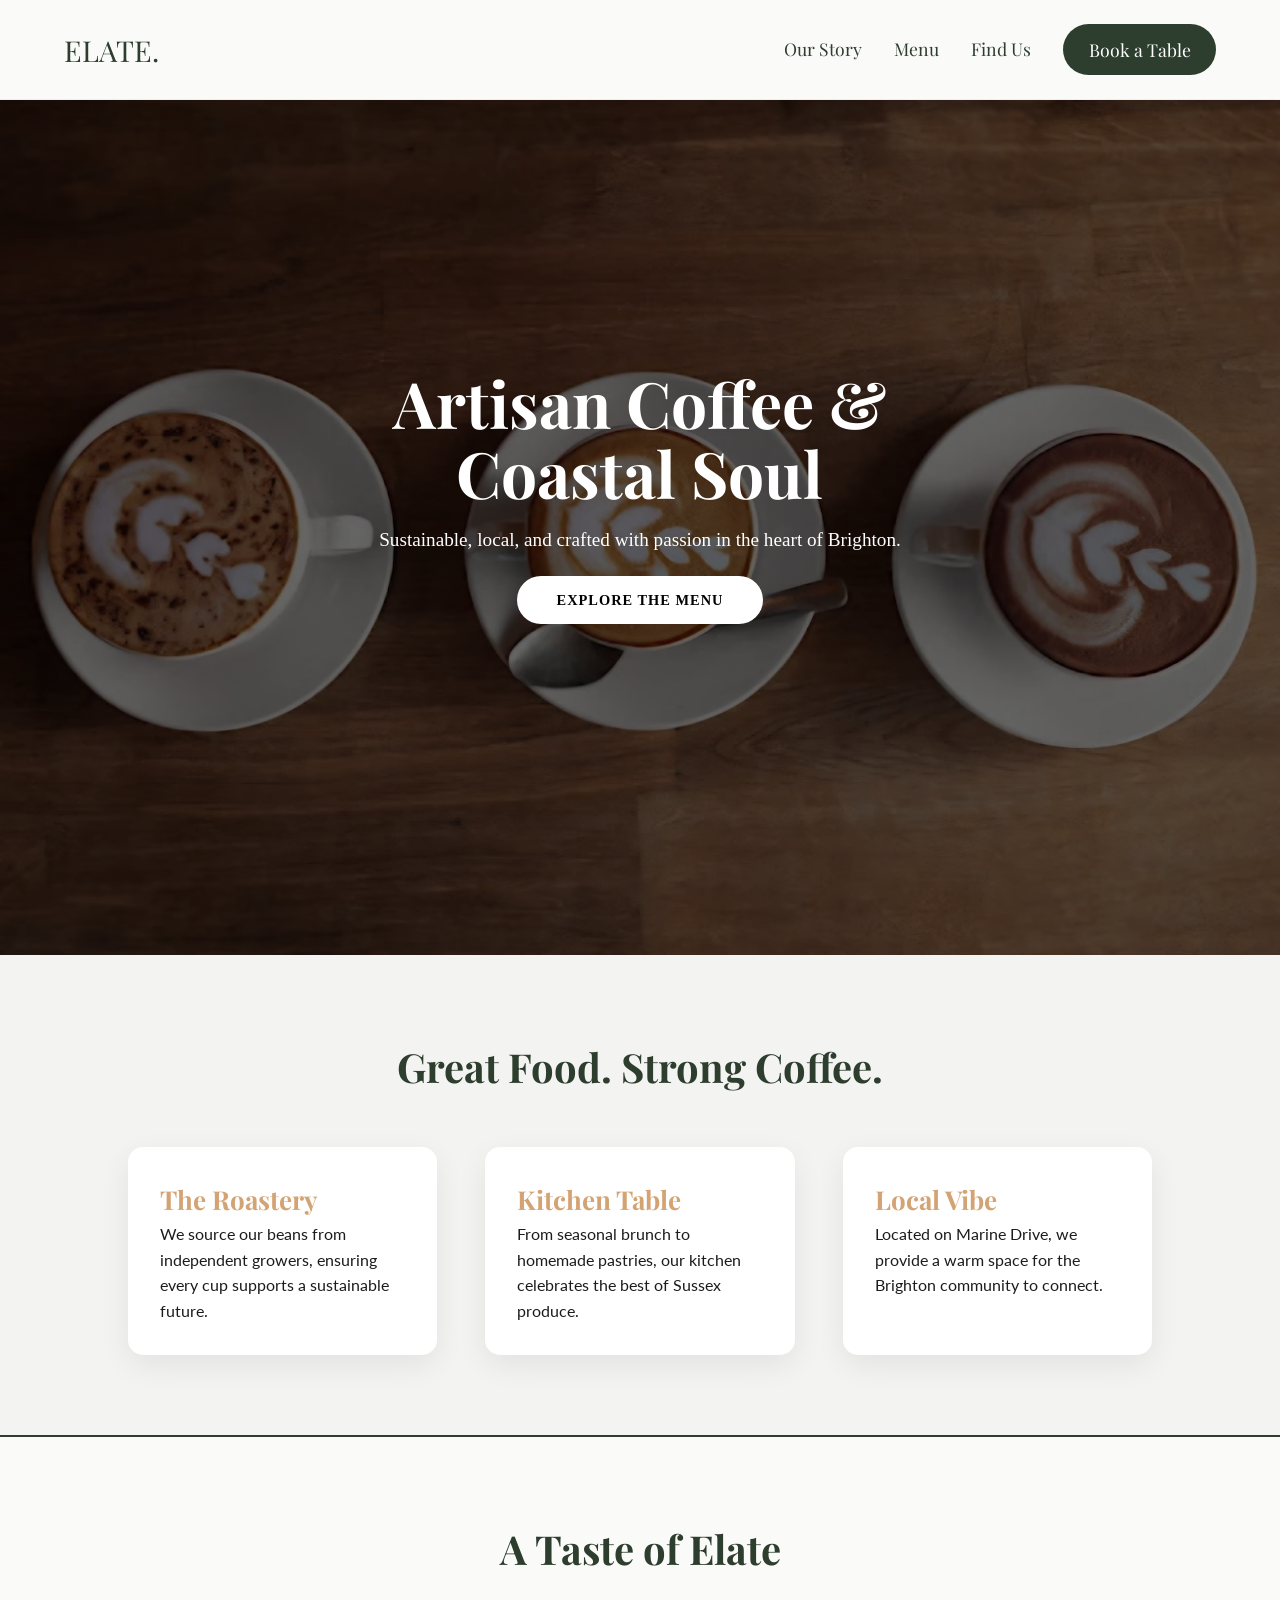
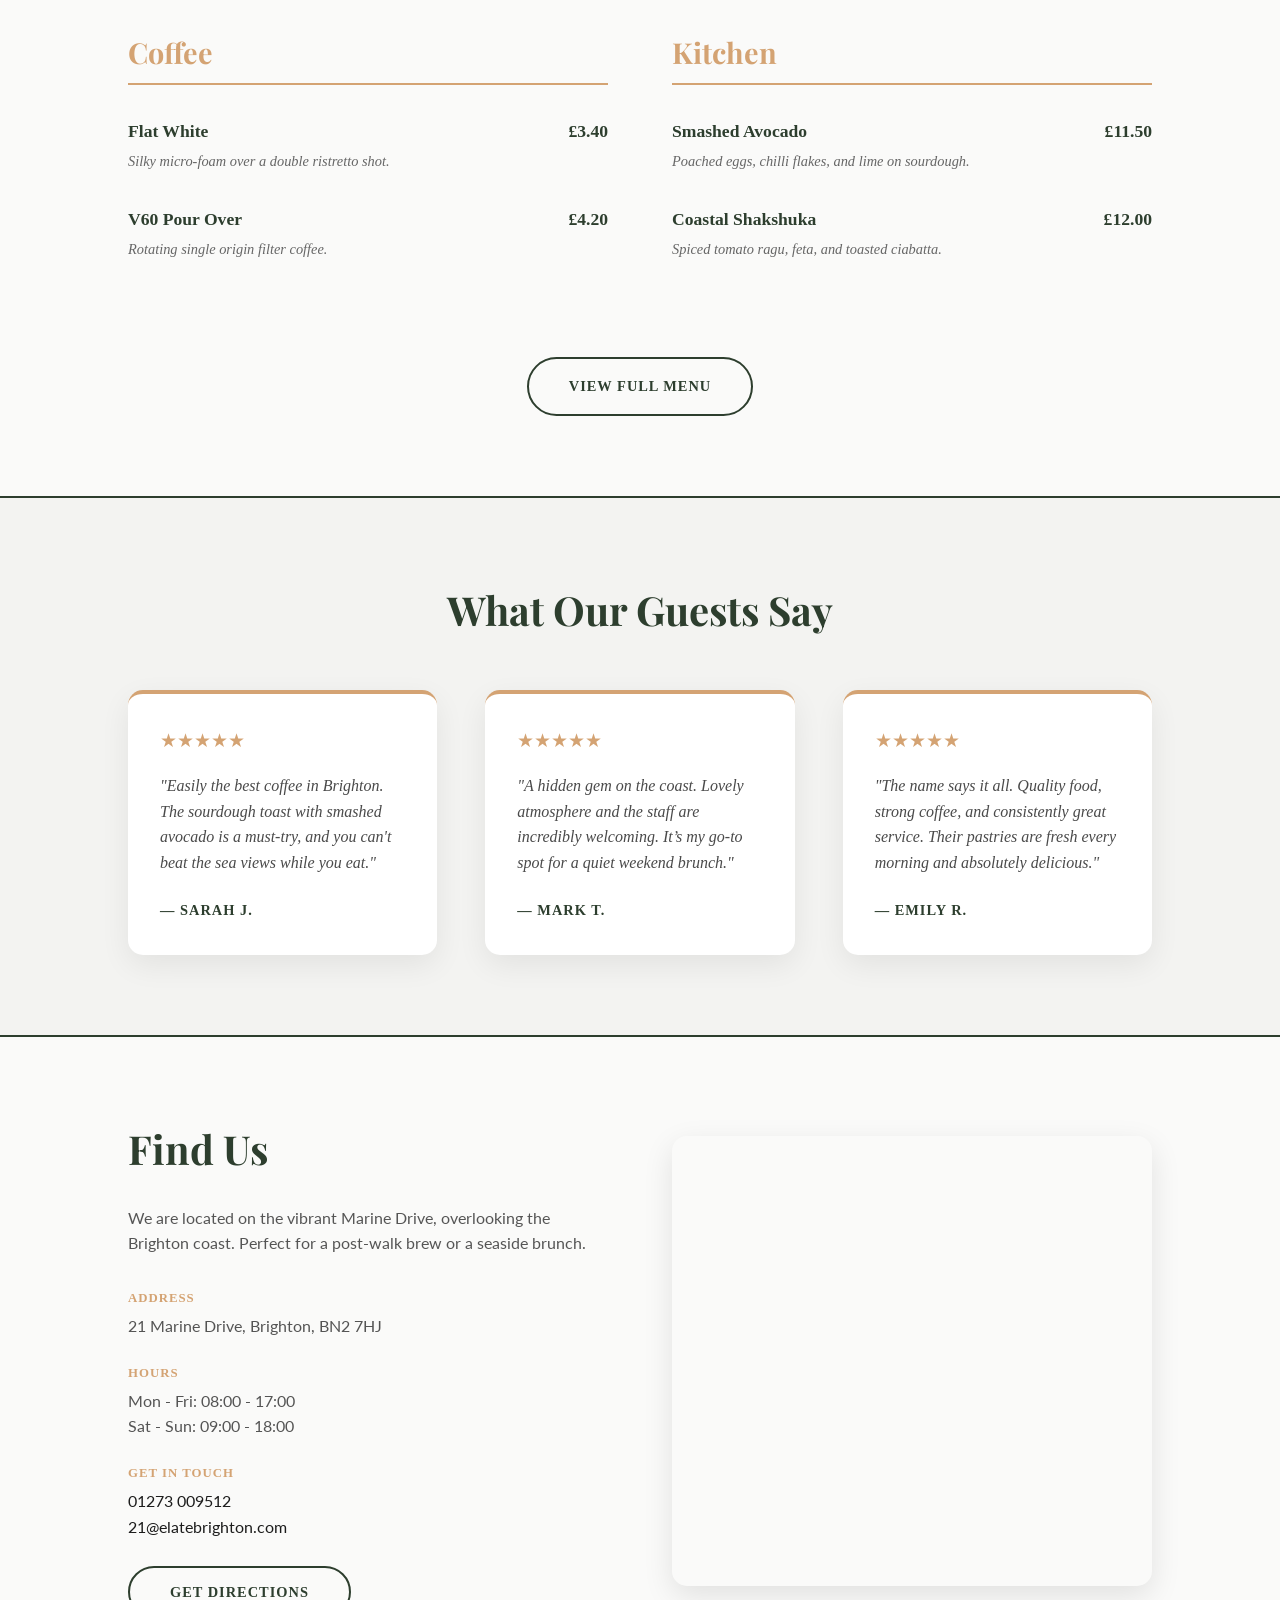
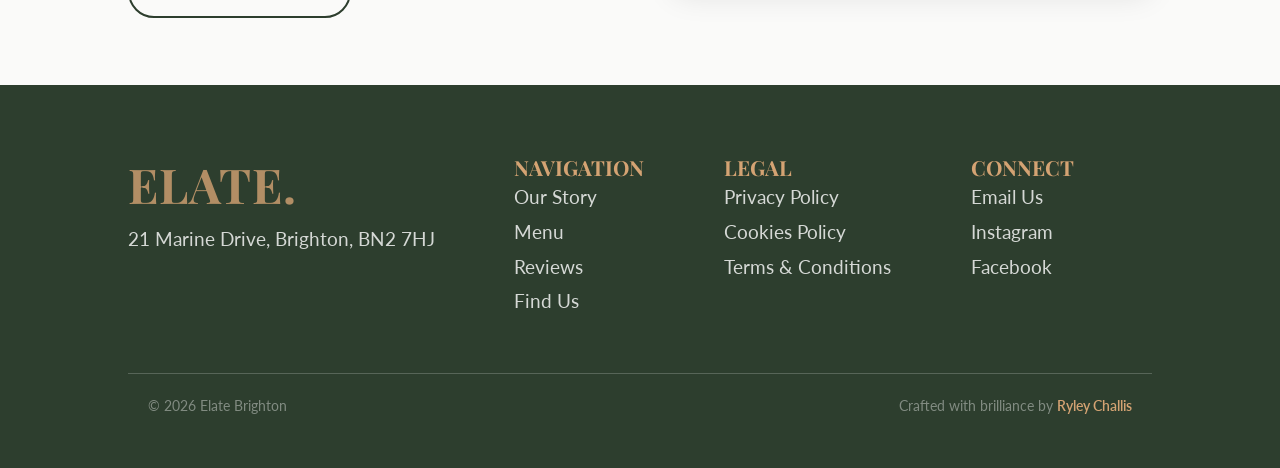
<file: index.html>
<!DOCTYPE html>
<html lang="en">
<head>
    <meta charset="UTF-8">
    <meta name="viewport" content="width=device-width, initial-scale=1.0">
    <title>ELATE. | Artisan Coffee & Kitchen | Brighton & Hove</title>
    <meta name="title" content="ELATE. | Artisan Coffee & Kitchen | Brighton & Hove">
    <meta name="description" content="Experience artisanal coffee and a sustainably sourced kitchen in the heart of Brighton. ELATE offers a refined, minimalist dining experience from brunch to late afternoon.">
    <meta name="keywords" content="Brighton Cafe, Artisan Coffee Brighton, Sustainable Kitchen Hove, Boutique Restaurant Brighton, Brunch Brighton, Elate Coffee">
    <meta name="author" content="Ryley C. | Web Developer">

    <meta property="og:type" content="website">
    <meta property="og:url" content="https://ryleychallis.github.io/Elate/">
    <meta property="og:title" content="ELATE. | Artisan Coffee & Kitchen">
    <meta property="og:description" content="Boutique dining in the heart of Brighton. Sustainable, local, and crafted with care. View our menu and book a table.">
    <meta property="og:image" content="https://ryleychallis.github.io/Elate/css/img/landing-one.webp">
    <meta property="twitter:url" content="https://ryleychallis.github.io/Elate/">
    <meta property="twitter:title" content="ELATE. | Artisan Coffee & Kitchen">
    <meta property="twitter:description" content="Boutique dining in the heart of Brighton. Sustainable, local, and crafted with care.">
    <meta name="twitter:image" content="https://ryleychallis.github.io/Elate/css/img/landing-one.webp">

    <meta name="robots" content="index, follow">
    <meta name="language" content="English">
    <meta name="revisit-after" content="7 days">

    <link href="https://fonts.googleapis.com/css2?family=Playfair+Display:wght@700&family=Lato:wght@300;400;600&display=swap" rel="stylesheet">
    <link rel="icon" type="image/png" href="css/img/favicon-96x96.png" sizes="96x96" />
    <link rel="icon" type="image/svg+xml" href="css/img/favicon.svg" />
    <link rel="shortcut icon" href="css/img/favicon.ico" />
    <link rel="apple-touch-icon" sizes="180x180" href="css/img/apple-touch-icon.png" />
    <link rel="manifest" href="css/img/site.webmanifest" />
    <link rel="stylesheet" href="css/styles.css">
    <link rel="stylesheet" href="css/nav.css">
    <link rel="stylesheet" href="css/button.css">
    <link rel="stylesheet" href="css/query.css">
    <script src="css/script.js" defer></script>
</head>
<body>

    <nav>
        <a href="index.html" class="logo">ELATE.</a>
        <button class="hamburger" aria-label="Menu">
            <span class="bar"></span>
            <span class="bar"></span>
            <span class="bar"></span>
        </button>
        <ul class="nav-links">
            <span href="index.html" class="sidebar-logo">ELATE.</span>
            <li><a href="#about">Our Story</a></li>
            <li><a href="404.html">Menu</a></li>
            <li><a href="#location">Find Us</a></li>
            <li><a href="404.html" class="btn-book">Book a Table</a></li>
        </ul>
    </nav>

    <header class="hero">
        <div class="hero-content">
            <h1>Artisan Coffee & <br>Coastal Soul</h1>
            <p>Sustainable, local, and crafted with passion in the heart of Brighton.</p>
            <a href="#menu" class="btn-secondary">Explore the Menu</a>
        </div>
    </header>

    <section id="about" class="section">
        <h2>Great Food. Strong Coffee.</h2>
        <div class="grid">
            <div class="card">
                <h3>The Roastery</h3>
                <p>We source our beans from independent growers, ensuring every cup supports a sustainable future.</p>
            </div>
            <div class="card">
                <h3>Kitchen Table</h3>
                <p>From seasonal brunch to homemade pastries, our kitchen celebrates the best of Sussex produce.</p>
            </div>
            <div class="card">
                <h3>Local Vibe</h3>
                <p>Located on Marine Drive, we provide a warm space for the Brighton community to connect.</p>
            </div>
        </div>
    </section>

    <section id="menu-preview" class="section">
    <h2>A Taste of Elate</h2>
    <div class="menu-container">
        <div class="menu-column">
            <h3>Coffee</h3>
            <div class="menu-item">
                <div class="item-header">
                    <span>Flat White</span>
                    <span>£3.40</span>
                </div>
                <p>Silky micro-foam over a double ristretto shot.</p>
            </div>
            <div class="menu-item">
                <div class="item-header">
                    <span>V60 Pour Over</span>
                    <span>£4.20</span>
                </div>
                <p>Rotating single origin filter coffee.</p>
            </div>
        </div>
        <div class="menu-column">
            <h3>Kitchen</h3>
            <div class="menu-item">
                <div class="item-header">
                    <span>Smashed Avocado</span>
                    <span>£11.50</span>
                </div>
                <p>Poached eggs, chilli flakes, and lime on sourdough.</p>
            </div>
            <div class="menu-item">
                <div class="item-header">
                    <span>Coastal Shakshuka</span>
                    <span>£12.00</span>
                </div>
                <p>Spiced tomato ragu, feta, and toasted ciabatta.</p>
            </div>
        </div>
    </div>
    <div class="menu-cta-container">
        <a href="menu.html" class="btn-secondary">View Full Menu</a>
    </div>
    </section>

    <section id="reviews" class="section section-alt">
    <h2>What Our Guests Say</h2>
    <div class="grid">
        <div class="card review-card">
            <div class="stars">★★★★★</div>
            <p class="quote">"Easily the best coffee in Brighton. The sourdough toast with smashed avocado is a must-try, and you can't beat the sea views while you eat."</p>
            <p class="reviewer-name">— Sarah J.</p>
        </div>

        <div class="card review-card">
            <div class="stars">★★★★★</div>
            <p class="quote">"A hidden gem on the coast. Lovely atmosphere and the staff are incredibly welcoming. It’s my go-to spot for a quiet weekend brunch."</p>
            <p class="reviewer-name">— Mark T.</p>
        </div>

        <div class="card review-card">
            <div class="stars">★★★★★</div>
            <p class="quote">"The name says it all. Quality food, strong coffee, and consistently great service. Their pastries are fresh every morning and absolutely delicious."</p>
            <p class="reviewer-name">— Emily R.</p>
        </div>
    </div>
    </section>

    <section id="location" class="section">
    <div class="location-container">
        <div class="location-info">
            <h2>Find Us</h2>
            <p>We are located on the vibrant Marine Drive, overlooking the Brighton coast. Perfect for a post-walk brew or a seaside brunch.</p>
            
            <div class="contact-details">
                <div class="detail-item">
                    <strong>Address</strong>
                    <p>21 Marine Drive, Brighton, BN2 7HJ</p>
                </div>
                <div class="detail-item">
                    <strong>Hours</strong>
                    <p>Mon - Fri: 08:00 - 17:00</p>
                    <p>Sat - Sun: 09:00 - 18:00</p>
                </div>
                <div class="detail-item last">
                    <strong>Get in Touch</strong>
                    <p>
                        <a href="tel:01273008512">01273 009512</a>
                    </p>
                    <p>
                        <a href="mailto:21@elatebrighton.com">21@elatebrighton.com</a>
                    </p>
                </div>
            </div>
            <a href="https://maps.app.goo.gl/t2kzNhfDDZsm4PaD7" target="_blank" class="btn-secondary">Get Directions</a>
        </div>
        
        <div class="location-map">
            <iframe 
                src="https://www.google.com/maps/embed?pb=!1m18!1m12!1m3!1d2520.573295627282!2d-0.1014164!3d50.8113401!2m3!1f0!2f0!3f0!3m2!1i1024!2i768!4f13.1!3m3!1m2!1s0x487585da812543bd%3A0xe547900890209c1b!2s21%20Marine%20Dr%2C%20Brighton%20and%20Hove%2C%20Brighton%20BN2%207HJ!5e0!3m2!1sen!2suk!4v1711612345678!5m2!1sen!2suk" 
                width="100%" 
                height="450" 
                style="border:0;" 
                allowfullscreen="" 
                loading="lazy">
            </iframe>
        </div>
    </div>
    </section>

    <footer class="simple-footer">
        <div class="footer-col">
            <p><strong>ELATE.</strong></p>
            <p>21 Marine Drive, Brighton, BN2 7HJ</p>
        </div>
        <div class="footer-wrap">

        <div class="footer-col">
            <h3>Navigation</h3>
            <p>
                <a href="index.html.about">Our Story</a>
            </p>
            <p>
                <a href="menu.html">Menu</a>
            </p>
            <p>
                <a href="index.html#reviews">Reviews</a>
            </p>
            <p>
                <a href="index.html#location">Find Us</a>
            </p>
        </div>

        <div class="footer-col footer-times">
            <h3>Legal</h3>
            <p><a href="404.html">Privacy Policy</a></p>
            <p><a href="404.html">Cookies Policy</a></p>
            <p><a href="404.html">Terms & Conditions</a></p>
        </div>

        <div class="footer-col">
            <h3>Connect</h3>
            <p><a href="mailto:21@elatebrighton.com" class="contact-link">Email Us</a></p>
            <p><a href="https://www.instagram.com/elatebrighton/" class="contact-link">Instagram</a></p>
            <p><a href="https://www.facebook.com/p/ELATE-Brighton-100091764274880/" class="contact-link">Facebook</a></p>
        </div>
    </div>
    <div class="footer-bottom">
        <p class="copyright">© 2026 Elate Brighton</p>
        <p class="credits">Crafted with brilliance by <a href="https://github.com/RyleyChallis">Ryley Challis</a></p>
    </div>
    </footer>

    <div class="nav-overlay"></div>
</body>
</html>
</file>
<file: css/styles.css>
:root {
    --primary: #2D3E2E;
    --accent: #D4A373;
    --bg: #FAFAF9;
    --text: #1C1C1C;
}

* {
    margin: 0;
    padding: 0;
    box-sizing: border-box;
}

html, body {
    background-color: var(--bg);
    color: var(--text);
    line-height: 1.6;
    overflow-x: hidden !important;
    position: relative;

    width: 100%;
    max-width: 100%;
}

section {
    border-bottom: 2px solid var(--primary);
}

.hero {
    height: 95vh;
    display: flex;
    align-items: center;
    justify-content: center;
    text-align: center;
    background: linear-gradient(rgba(0,0,0,0.6), rgba(0,0,0,0.6)), 
                url("img/landing-one.webp") center/cover;
    color: white;
    padding: 0 1rem;
}

.hero-content {
    margin-bottom: 75px;
}

.hero-content h1 {
    font-family: 'Playfair Display', serif;
    font-size: clamp(2.5rem, 8vw, 4rem);
    margin-bottom: 1rem;
    line-height: 1.1;
}

.hero-content p {
    font-size: 1.2rem;
    margin-bottom: 2rem;
    font-weight: 300;
}

.section {
    padding: 5rem 10%;
}

h2 {
    font-family: 'Playfair Display', serif;
    font-size: 2.5rem;
    color: var(--primary);
    text-align: center;
}

#about {
    background-color: #F3F3F1 !important;
}

#about {
    scroll-margin-top: 180px;
}

.grid {
    display: grid;
    grid-template-columns: repeat(auto-fit, minmax(300px, 1fr));
    gap: 3rem;
    margin-top: 3rem;
}

.card {
    background: white;
    padding: 2rem;
    border-radius: 15px;
    box-shadow: 0 10px 30px rgba(0,0,0,0.07);

    transition: all 0.3s ease;
}

#about .card p {
    font-family: 'lato';
}

.card:hover {
    transform: translateY(-10px);
    background-color: #e8eacd;
}

.card h3 {
    font-size: 26px;
    font-family: 'playfair display';
    color: var(--accent);
}

.menu-container {
    display: grid;
    grid-template-columns: repeat(auto-fit, minmax(300px, 1fr));
    gap: 4rem;
    margin-top: 3rem;
}

.menu-column h3 {
    font-family: 'Playfair Display', serif;
    color: var(--accent);
    border-bottom: 2px solid var(--accent);
    padding-bottom: 0.5rem;
    margin-bottom: 2rem;
    font-size: 1.8rem;
}

.menu-item {
    margin-bottom: 2rem;
}

.item-header {
    display: flex;
    justify-content: space-between;
    font-weight: 600;
    font-size: 1.1rem;
    color: var(--primary);
    margin-bottom: 0.3rem;
}

.menu-item p {
    font-size: 0.9rem;
    color: #666;
    font-style: italic;
}

.section-alt {
    background-color: #F3F3F1;
}

.review-card {
    display: flex;
    flex-direction: column;
    justify-content: space-between;
    border-top: 4px solid var(--accent);
    text-align: left;
}

.stars {
    color: var(--accent);
    font-size: 1.2rem;
    margin-bottom: 1rem;
}

.quote {
    font-style: italic;
    font-size: 1rem;
    color: #4A4A4A;
    margin-bottom: 1.5rem;
}

.reviewer-name {
    font-weight: 600;
    color: var(--primary);
    font-size: 0.9rem;
    text-transform: uppercase;
    letter-spacing: 1px;
    transition: all 0.3s ease;
}

.review-card:hover {
    background-color: #E9EDC9;
    transform: translateY(-8px);
    box-shadow: 0 20px 40px rgba(0, 0, 0, 0.08);
}

#location {
    scroll-margin-top: 60px;
}

.location-container {
    display: grid;
    grid-template-columns: 1fr 1fr;
    gap: 4rem;
    align-items: center;
}

.location-info h2 {
    text-align: left;
    margin-bottom: 1.5rem;
}

.location-info p {
    margin-bottom: 2rem;
    color: #555;
    font-family: 'lato';
}

.location-info .detail-item p {
    color: #545454;
}

iframe {
    box-shadow: 5px 5px 20px rgba(0, 0, 0, 0.4);
}

.contact-details {
    display: grid;
    grid-template-columns: 1fr;
    gap: 1.5rem;
    margin-bottom: 2.5rem;
}

.detail-item strong {
    display: block;
    color: var(--accent);
    text-transform: uppercase;
    font-size: 0.8rem;
    font-weight: 600;
    letter-spacing: 1px;
    margin-bottom: 0.3rem;
}

.detail-item p {
    margin: 0;
    font-size: 1rem;
    color: var(--text);
}

.detail-item a {
    text-decoration: none;
    color: var(--text);
    position: relative;
}

.detail-item a::after {
    content: '';
    position: absolute;
    width: 0;
    height: 2px;
    bottom: -3px;
    left: 0;
    background-color: var(--accent);
    transition: width 0.2s ease-in-out;
}

.detail-item a:hover::after {
    width: 100%;
}

.location-map {
    filter: grayscale(0.2);
    border-radius: 15px;
    overflow: hidden;
    box-shadow: 0 10px 30px rgba(0,0,0,0.1);
    line-height: 0;
}

.simple-footer {
    background-color: var(--primary);
    color: white;
    padding: 4rem 10% 2rem;
    font-size: 0.85rem;

    display: flex;
    flex-wrap: wrap;
}

.footer-wrap {
    display: flex !important;
    gap: 5rem !important;
    margin-bottom: 3rem;
    max-width: 80%;
    margin: 0 auto;
}

.footer-col {
    padding-bottom: 50px;
}

.footer-col p {
    margin-bottom: 0.5rem;
    opacity: 0.8;
    line-height: 1.4;
    font-size: 19px;
    font-family: 'lato';
}

.footer-col strong {
    color: var(--accent);
    letter-spacing: 1px;
    font-size: 3rem;
    font-family: 'playfair display';
}

.footer-col h3 {
    font-size: 1.3rem;
    font-family: 'playfair display';
    color: var(--accent);
    text-transform: uppercase;
}

.copyright, .credits {
    font-size: 0.9rem;
    font-family: 'lato';
    color: rgba(255, 255, 255, 0.4);
}

.credits a {
    color: var(--accent) !important;
    opacity: 1 !important; 
    display: inline-block;
    text-decoration: none;
    font-weight: 600;
    transition: all 0.2s ease;
}

.credits a:hover {
    opacity: 0.7 !important;
    margin: 0 !important;
    transform: translateY(-4px);
}

.simple-footer .footer-col a {
    color: white;
    text-decoration: none;
    transition: all 0.3s ease;
}

.simple-footer a:hover {
    opacity: 0.6;
    margin-left: 5px;
}

.footer-bottom {
    display: flex;
    justify-content: space-between;
    border-top: 1px solid rgba(255, 255, 255, 0.2);
    align-items: center;
    padding: 20px;
    width: 100% !important;
}
</file>
<file: css/nav.css>
nav {
    display: flex;
    justify-content: space-between;
    align-items: center;
    padding: 1.5rem 5%;
    position: sticky;
    top: 0;
    background: rgba(250, 250, 249, 0.95);
    backdrop-filter: blur(10px);
    z-index: 1000;
    border-bottom: 1px solid #eee;
    box-shadow: 0 0 20px rgba(0, 0, 0, 0.2);
}

.logo {
    font-family: 'Playfair Display', serif;
    font-size: 1.8rem;
    color: var(--primary);
    text-decoration: none;
}

.sidebar-logo {
    display: none;
}

.nav-links {
    display: flex !important;
    flex-direction: row !important;
    gap: 2rem;
    list-style: none;
    align-items: center;
}

body nav ul.nav-links li {
    list-style: none !important;
}

.nav-links a {
    text-decoration: none;
    color: var(--primary);
    font-weight: 400 !important;
    font-size: 1.1rem;
    font-family: 'playfair display';
    transition: color 0.3s;
}

.nav-links a:hover {
    color: var(--accent);
}

.hamburger {
    display: none;
    cursor: pointer;
    background: none;
    border: none;
}

.bar {
    display: block;
    width: 25px;
    height: 3px;
    margin: 5px auto;
    transition: all 0.3s ease-in-out;
    background-color: var(--primary);
}

.nav-overlay {
    position: fixed;
    top: 0;
    left: 0;
    width: 100%;
    height: 100%;
    background-color: rgba(0, 0, 0, 0.6);
    z-index: 998;
    opacity: 0;
    visibility: hidden;
    transition: all 0.3s ease-in-out;
}

.nav-overlay.active {
    opacity: 1;
    visibility: visible;
}
</file>
<file: css/button.css>
:root {
    --primary: #2D3E2E;
    --accent: #D4A373;
    --bg: #FAFAF9;
    --text: #1C1C1C;
}

.nav-links .btn-book {
    background: var(--primary);
    color: white !important;
    padding: 0.7rem 1.5rem !important;
    border-radius: 50px;
    transition: all 0.3s ease !important;
    display: inline-block;
}

.btn-book:hover {
    transform: translateY(-5px);
    background: #3e543f;
}

.menu-cta-container {
    display: flex;
    justify-content: center;
    margin-top: 4rem;
}

.hero .btn-secondary {
    background-color: white;
    color: black;
    transition: all 0.3s ease;
    border: none;
}

.hero .btn-secondary:hover {
    transform: translateY(-10px);
    background-color: var(--primary);
}

.btn-secondary {
    padding: 1rem 2.5rem;
    border: 2px solid var(--primary);
    color: var(--primary);
    text-decoration: none;
    border-radius: 50px;
    font-weight: 600;
    transition: all 0.3s ease;
    text-transform: uppercase;
    letter-spacing: 1px;
    font-size: 0.9rem;
}

.btn-secondary:hover {
    background: var(--primary);
    color: white;
    transform: translateY(-3px);
}

.error-btns {
    display: flex;
    gap: 20px;
    flex-wrap: wrap;
    justify-content: center;
}

body .error-container .error-btns .error-link {
    display: inline-block;
    padding: 0.8rem 2rem;
    border-radius: 50px;
    text-decoration: none;
    font-family: 'lato', sans-serif;
    font-weight: 600;
    text-transform: uppercase;
    letter-spacing: 1px;
    font-size: 0.9rem;
    transition: all 0.3s ease;
    
    background-color: var(--primary) !important;
    color: white !important;
}

body .error-container .error-btns .error-link:hover {
    background-color: #3e543f !important;
    transform: translateY(-5px);
    box-shadow: 0 10px 20px rgba(0,0,0,0.1);
}
</file>
<file: css/query.css>
@media (max-width: 768px) {
    .hamburger {
        display: block;
        z-index: 1001;
    }

    body nav ul.nav-links {
        position: fixed;
        right: -100% !important;
        top: 0;
        flex-direction: column;
        background-color: rgba(250, 250, 249, 1) !important;
        width: 60%;
        height: 100vh;
        gap: 20px;

        display: flex !important;
        flex-direction: column !important;
        justify-content: center;
        align-items: center;
        text-align: center;

        transition: 0.3s;
        box-shadow: 0 10px 27px rgba(0, 0, 0, 0.05);
        padding-top: 100px;
        z-index: 1000;
    }

    .nav-links.active {
        right: 0 !important; 
    }

    nav .nav-links .sidebar-logo {
        font-family: 'playfair display', serif !important;
        font-size: 2.2rem !important;
        text-align: center;
        color: var(--primary) !important;
        text-decoration: none;
        z-index: 9999;
        display: flex !important;
        margin-bottom: 50px !important;
    }

    .nav-links a {
        margin: 0 !important;
        padding: 0 !important;
        font-size: 1.2rem;
        font-family: 'lato';
        font-weight: 400 !important;
        display: block;
        transition: all 0.3s ease;
        padding: 1rem;
    }

    .nav-links a:hover {
        color: var(--accent);
    }

    .btn-book {
        width: auto !important;
        padding: 40px 20px !important;
    }

    .hamburger.active .bar:nth-child(2) { opacity: 0; }
    .hamburger.active .bar:nth-child(1) { transform: translateY(8px) rotate(45deg); }
    .hamburger.active .bar:nth-child(3) { transform: translateY(-8px) rotate(-45deg); }

    #about {
        scroll-margin-top: -40px !important;
    }

    .card {
        min-height: 250px;
        display: flex;
        flex-direction: column;
        justify-content: center;
    }

    #location {
        display: flex !important;
        flex-direction: column !important;
        padding: 40px 0 !important;
        scroll-margin-top: -20px !important;
    }

    .location-container {
        display: flex !important;
        flex-direction: column !important;
        flex-wrap: wrap !important;
        width: 80% !important;
        max-width: 90% !important;
        margin: 0 auto !important;
        padding: 20px 10px !important;
    }

    body #location .location-container .location-info, 
    body #location .location-container .location-map {
        min-width: 100% !important;
        max-width: 100% !important;
        padding: 0 20px !important;
        display: flex !important;
        flex-direction: column !important;
        margin: 0 auto;
        justify-content: center;
    }

    .location-info {
        margin-bottom: 30px !important;
    }

    footer {
        display: flex;
        flex-direction: column;

        justify-content: center !important;
        align-items: center !important;
        margin: 0 auto !important;
    }

    .footer-wrap {
        display: flex !important;
        align-items: flex-start !important;
        justify-content: center !important;
        margin: 0 auto !important;

        gap: 50px !important;
        max-width: 100%;
    }

    footer .footer-col {
        display: flex !important;
        flex-direction: column;
        justify-items: center !important;
        align-items: center !important;
        text-align: center !important;
        margin: 0 auto !important;
    }

    .footer-col h3 {
        font-size: 1rem;
        letter-spacing: 0.1rem;
        margin-bottom: 1rem;
        text-transform: uppercase;
    }

    .footer-col p {
        font-size: 0.9rem;
    }

    .footer-col p, .footer-col a {
        display: block;
        margin-bottom: 0.5rem;
    }

    .footer-times {
        display: none !important;
    }

    .footer-bottom {
        display: flex;
        flex-direction: column;
        align-items: center;
        justify-content: center;
    }
}

@media (max-width: 620px) {
    .error-container {
        display: flex !important;
        flex-direction: column !important;
    }
}

@media (max-width: 592px) {
    footer .simple-footer {
        display: flex !important;
        flex-direction: column !important;
        justify-content: center;
        align-items: flex-start;
    }

    .footer-wrap {
        display: flex;
    }
}

@media (max-width: 481px) {
    .footer-wrap {
        display: flex !important;
        flex-direction: column !important;
        gap: 10px !important;
    }

    .footer-bottom {
        display: flex !important;
        flex-direction: column !important;
        align-items: center !important;
        justify-content: center !important;
        text-align: center !important;
        width: 100% !important;
        margin: 0 auto !important;
    }

    .footer-bottom p {
        font-family: 'bodoni moda';
    }

    .btn-book {
        max-width: 180px !important;
        width: 100% !important;
        white-space: nowrap;
    }

    nav .nav-links .btn-book {
        display: flex;
        padding: 20px 60px !important;
        justify-content: center !important;
    }
    #about {
        scroll-margin-top: -60px;
    }

    #location {
        scroll-margin-top: -60px;
    }
    iframe {
        width: 100% !important;
        max-width: 100% !important;
    }
}

@media (max-width: 320px) {
    h2 {
        font-size: 1.7rem !important;
    }

    .grid {
        max-width: 90%;
        display: flex;
        flex-direction: column;
        justify-content: center !important;
        align-items: center !important;
        margin: 75px auto;
    }

    .card {
        max-width: 100%;
        width: 100% !important;
    }

    .menu-column {
        max-width: 90% !important;
    }
    
    .menu-item {
        max-width: 100% !important;
    }

    .menu-item span:first-child {
        max-width: 280px;
    }

    .menu-cta-container {
        max-width: 100% !important;
        white-space: nowrap;
    }
    #reviews .grid {
        display: grid;
        grid-template-columns: repeat(1, 1fr);

        margin: 75px auto;
        justify-content: center;
        align-items: center;
    }
    #hero .btn-secondary {
        width: 250px !important;
        white-space: nowrap !important;
    }
}
</file>
